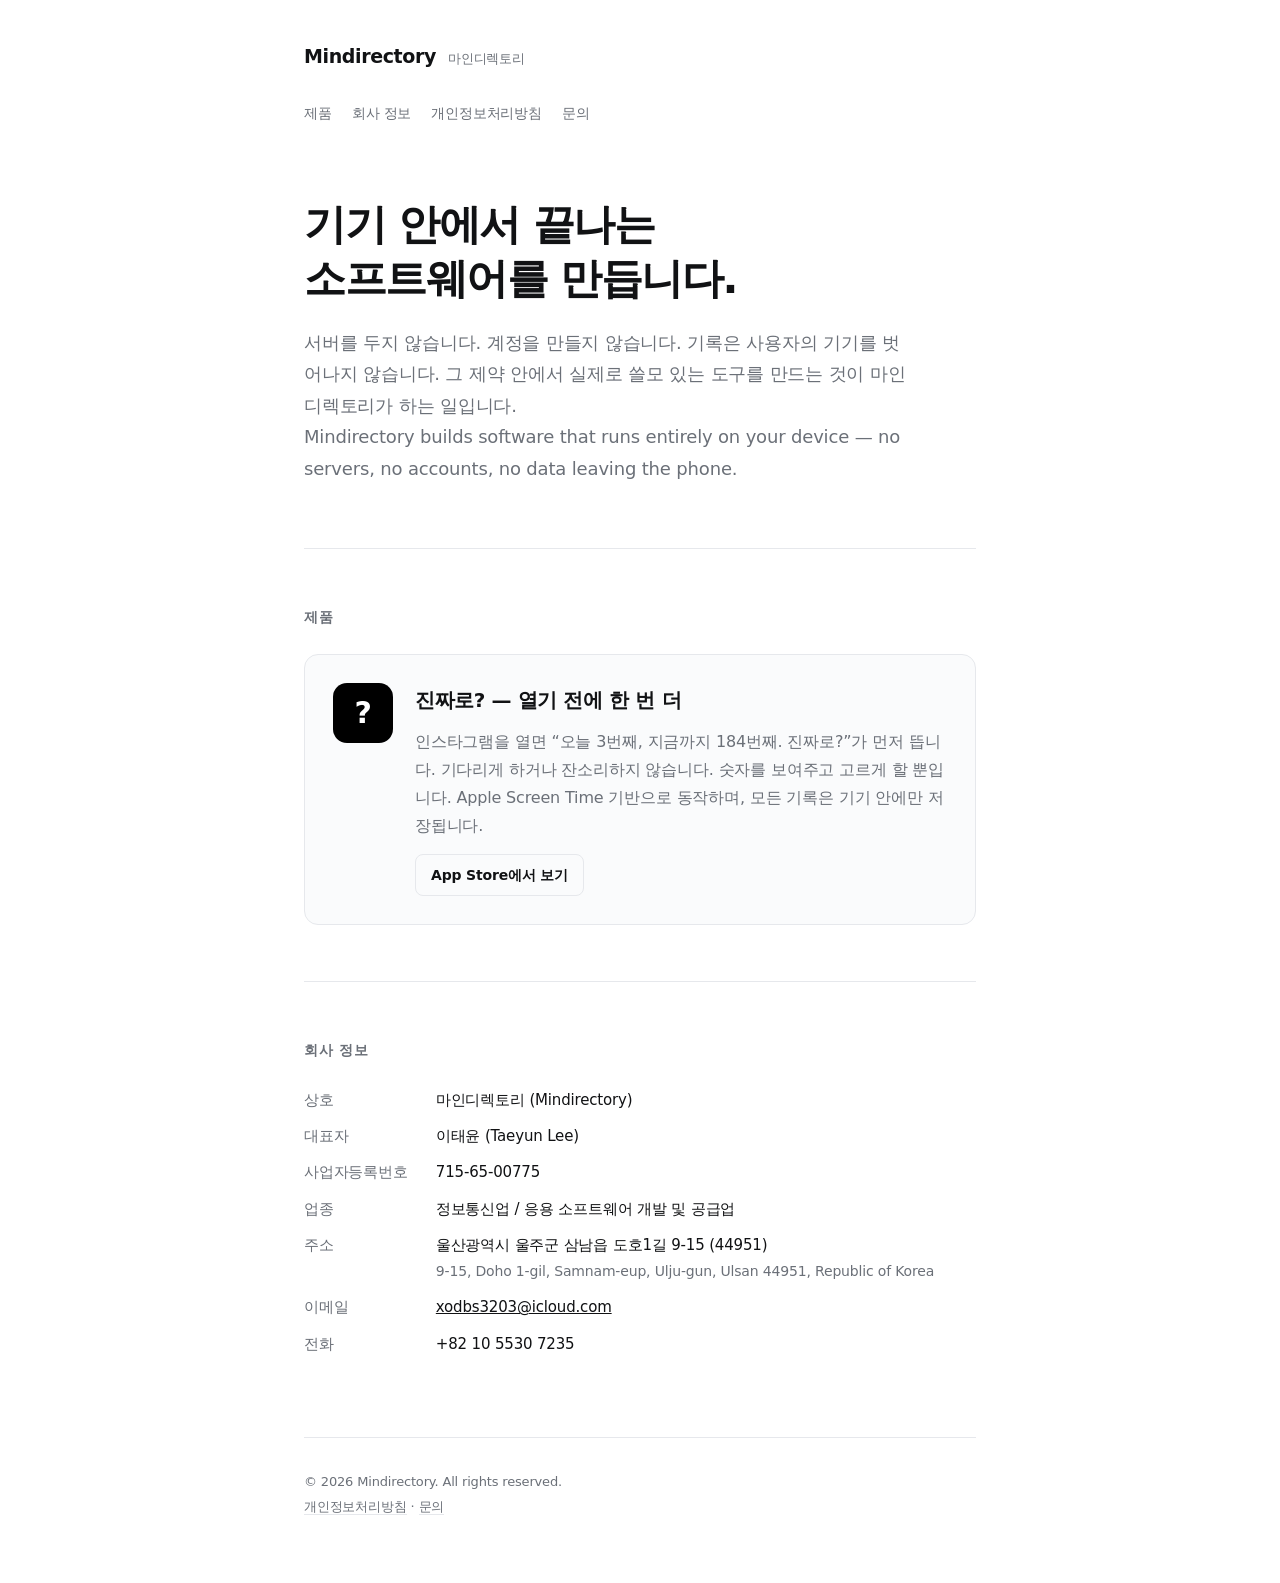
<file: index.html>
<!doctype html>
<html lang="ko">
<head>
<meta charset="utf-8">
<meta name="viewport" content="width=device-width, initial-scale=1">
<title>Mindirectory — 마인디렉토리</title>
<meta name="description" content="마인디렉토리(Mindirectory)는 기기 안에서 끝나는 소프트웨어를 만듭니다. 대표 제품: 진짜로? — 스크린타임 앱차단.">
<link rel="stylesheet" href="style.css">
</head>
<body>
<div class="wrap">

  <header>
    <a class="brand" href="./"><b>Mindirectory</b><span>마인디렉토리</span></a>
    <nav>
      <a href="#products">제품</a>
      <a href="#company">회사 정보</a>
      <a href="privacy.html">개인정보처리방침</a>
      <a href="mailto:xodbs3203@icloud.com">문의</a>
    </nav>
  </header>

  <section class="hero">
    <h1>기기 안에서 끝나는<br>소프트웨어를 만듭니다.</h1>
    <p>서버를 두지 않습니다. 계정을 만들지 않습니다. 기록은 사용자의 기기를 벗어나지 않습니다.
       그 제약 안에서 실제로 쓸모 있는 도구를 만드는 것이 마인디렉토리가 하는 일입니다.</p>
    <p class="en">Mindirectory builds software that runs entirely on your device —
       no servers, no accounts, no data leaving the phone.</p>
  </section>

  <hr>

  <section id="products">
    <h2>제품</h2>
    <div class="card">
      <div class="icon">?</div>
      <div class="body">
        <h3>진짜로? — 열기 전에 한 번 더</h3>
        <p>인스타그램을 열면 “오늘 3번째, 지금까지 184번째. 진짜로?”가 먼저 뜹니다.
           기다리게 하거나 잔소리하지 않습니다. 숫자를 보여주고 고르게 할 뿐입니다.
           Apple Screen Time 기반으로 동작하며, 모든 기록은 기기 안에만 저장됩니다.</p>
        <a class="btn" href="https://apps.apple.com/kr/app/id6792533301">App Store에서 보기</a>
      </div>
    </div>
  </section>

  <hr>

  <section id="company">
    <h2>회사 정보</h2>
    <dl>
      <dt>상호</dt><dd>마인디렉토리 (Mindirectory)</dd>
      <dt>대표자</dt><dd>이태윤 (Taeyun Lee)</dd>
      <dt>사업자등록번호</dt><dd>715-65-00775</dd>
      <dt>업종</dt><dd>정보통신업 / 응용 소프트웨어 개발 및 공급업</dd>
      <dt>주소</dt><dd>울산광역시 울주군 삼남읍 도호1길 9-15 (44951)<br>
        <span class="date">9-15, Doho 1-gil, Samnam-eup, Ulju-gun, Ulsan 44951, Republic of Korea</span></dd>
      <dt>이메일</dt><dd><a href="mailto:xodbs3203@icloud.com">xodbs3203@icloud.com</a></dd>
      <dt>전화</dt><dd>+82 10 5530 7235</dd>
    </dl>
  </section>

  <footer>
    © 2026 Mindirectory. All rights reserved.<br>
    <a href="privacy.html">개인정보처리방침</a> · <a href="mailto:xodbs3203@icloud.com">문의</a>
  </footer>

</div>
</body>
</html>
</file>
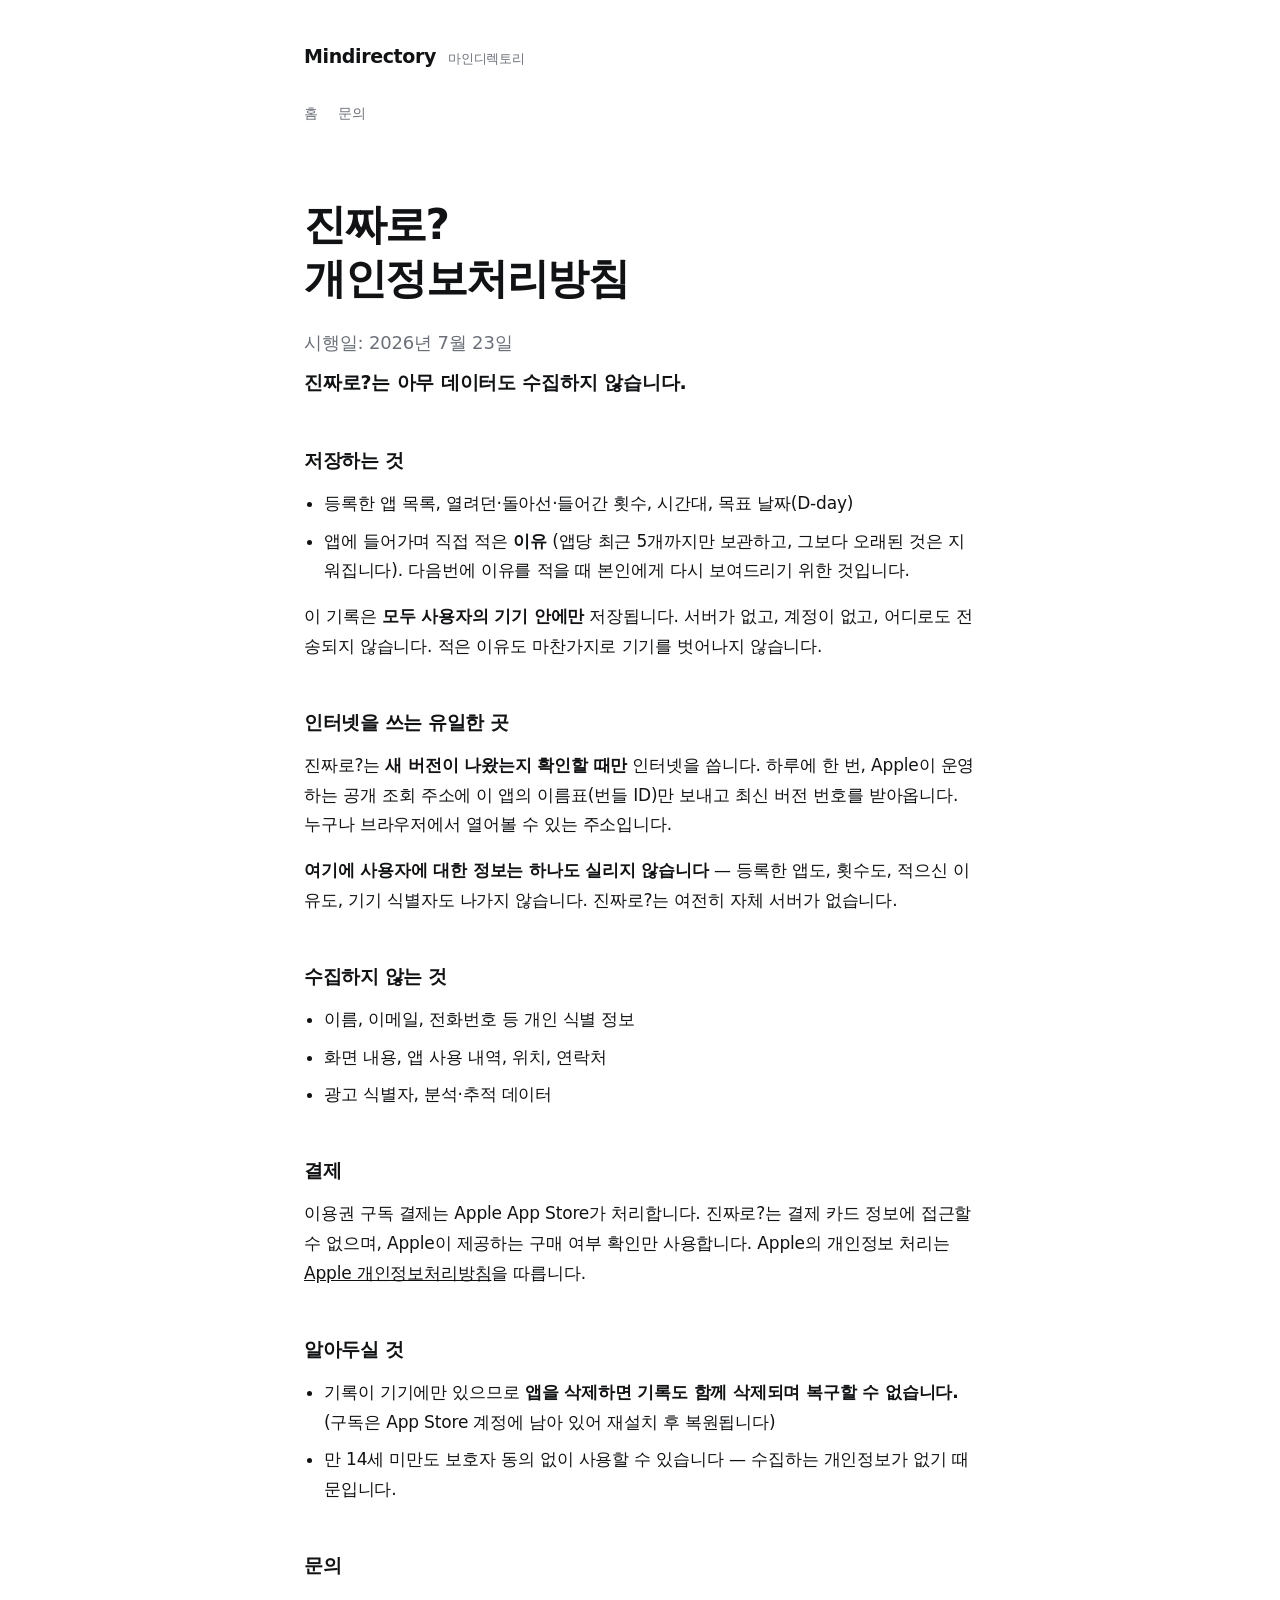
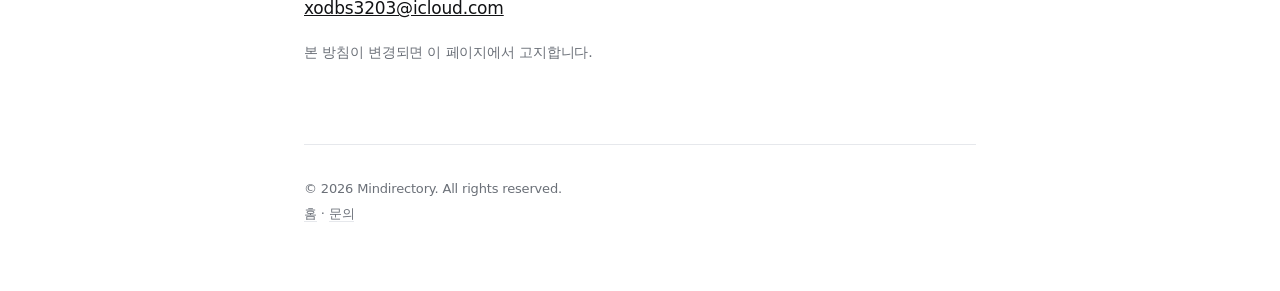
<file: privacy.html>
<!doctype html>
<html lang="ko">
<head>
<meta charset="utf-8">
<meta name="viewport" content="width=device-width, initial-scale=1">
<title>개인정보처리방침 — 진짜로? | Mindirectory</title>
<meta name="description" content="진짜로? 개인정보처리방침. 진짜로?는 아무 데이터도 수집하지 않습니다.">
<link rel="stylesheet" href="style.css">
</head>
<body>
<div class="wrap">

  <header>
    <a class="brand" href="./"><b>Mindirectory</b><span>마인디렉토리</span></a>
    <nav>
      <a href="./">홈</a>
      <a href="#contact">문의</a>
    </nav>
  </header>

  <article>
    <section class="hero">
      <h1>진짜로?<br>개인정보처리방침</h1>
      <p class="date">시행일: 2026년 7월 23일</p>
    </section>

    <p class="lead">진짜로?는 아무 데이터도 수집하지 않습니다.</p>

    <h2>저장하는 것</h2>
    <ul>
      <li>등록한 앱 목록, 열려던·돌아선·들어간 횟수, 시간대, 목표 날짜(D-day)</li>
      <li>앱에 들어가며 직접 적은 <b>이유</b> (앱당 최근 5개까지만 보관하고, 그보다 오래된 것은 지워집니다).
          다음번에 이유를 적을 때 본인에게 다시 보여드리기 위한 것입니다.</li>
    </ul>
    <p>이 기록은 <b>모두 사용자의 기기 안에만</b> 저장됩니다. 서버가 없고, 계정이 없고,
       어디로도 전송되지 않습니다. 적은 이유도 마찬가지로 기기를 벗어나지 않습니다.</p>

    <h2>인터넷을 쓰는 유일한 곳</h2>
    <p>진짜로?는 <b>새 버전이 나왔는지 확인할 때만</b> 인터넷을 씁니다. 하루에 한 번,
       Apple이 운영하는 공개 조회 주소에 이 앱의 이름표(번들 ID)만 보내고 최신 버전 번호를
       받아옵니다. 누구나 브라우저에서 열어볼 수 있는 주소입니다.</p>
    <p><b>여기에 사용자에 대한 정보는 하나도 실리지 않습니다</b> — 등록한 앱도, 횟수도,
       적으신 이유도, 기기 식별자도 나가지 않습니다. 진짜로?는 여전히 자체 서버가 없습니다.</p>

    <h2>수집하지 않는 것</h2>
    <ul>
      <li>이름, 이메일, 전화번호 등 개인 식별 정보</li>
      <li>화면 내용, 앱 사용 내역, 위치, 연락처</li>
      <li>광고 식별자, 분석·추적 데이터</li>
    </ul>

    <h2>결제</h2>
    <p>이용권 구독 결제는 Apple App Store가 처리합니다. 진짜로?는 결제 카드 정보에 접근할 수
       없으며, Apple이 제공하는 구매 여부 확인만 사용합니다. Apple의 개인정보 처리는
       <a href="https://www.apple.com/kr/legal/privacy/">Apple 개인정보처리방침</a>을 따릅니다.</p>

    <h2>알아두실 것</h2>
    <ul>
      <li>기록이 기기에만 있으므로 <b>앱을 삭제하면 기록도 함께 삭제되며 복구할 수 없습니다.</b>
          (구독은 App Store 계정에 남아 있어 재설치 후 복원됩니다)</li>
      <li>만 14세 미만도 보호자 동의 없이 사용할 수 있습니다 — 수집하는 개인정보가 없기 때문입니다.</li>
    </ul>

    <h2 id="contact">문의</h2>
    <p><a href="mailto:xodbs3203@icloud.com">xodbs3203@icloud.com</a></p>
    <p class="date">본 방침이 변경되면 이 페이지에서 고지합니다.</p>
  </article>

  <footer>
    © 2026 Mindirectory. All rights reserved.<br>
    <a href="./">홈</a> · <a href="mailto:xodbs3203@icloud.com">문의</a>
  </footer>

</div>
</body>
</html>
</file>
<file: style.css>
:root{
  --bg:#ffffff; --fg:#111214; --muted:#6b7078; --line:#e6e8ec;
  --accent:#111214; --card:#fafbfc;
}
@media (prefers-color-scheme:dark){
  :root{ --bg:#0d0e10; --fg:#f2f3f5; --muted:#9aa0a8; --line:#232529;
         --accent:#f2f3f5; --card:#141619; }
}
*{box-sizing:border-box}
html{-webkit-text-size-adjust:100%}
body{
  margin:0; background:var(--bg); color:var(--fg);
  font-family:system-ui,-apple-system,"Apple SD Gothic Neo","Pretendard","Malgun Gothic",sans-serif;
  font-size:17px; line-height:1.75; letter-spacing:-.01em;
  -webkit-font-smoothing:antialiased;
}
.wrap{max-width:720px; margin:0 auto; padding:0 24px}
a{color:inherit}
hr{border:0; border-top:1px solid var(--line); margin:56px 0}

header{padding:40px 0 0}
.brand{display:flex; align-items:baseline; gap:12px; text-decoration:none}
.brand b{font-size:19px; font-weight:650; letter-spacing:-.02em}
.brand span{font-size:13px; color:var(--muted)}
nav{margin-top:28px; display:flex; gap:20px; font-size:14px; color:var(--muted)}
nav a{text-decoration:none}
nav a:hover{color:var(--fg)}

.hero{padding:72px 0 8px}
.hero h1{
  font-size:clamp(30px,6vw,42px); line-height:1.3; letter-spacing:-.035em;
  font-weight:680; margin:0 0 20px;
}
.hero p{font-size:18px; color:var(--muted); margin:0; max-width:34em}
.en{font-size:15px; color:var(--muted); margin-top:14px}

h2{font-size:14px; font-weight:650; letter-spacing:.06em; text-transform:uppercase;
   color:var(--muted); margin:0 0 24px}
h3{font-size:20px; font-weight:650; letter-spacing:-.02em; margin:0 0 10px}

.card{
  border:1px solid var(--line); border-radius:14px; background:var(--card);
  padding:28px; display:flex; gap:22px; align-items:flex-start;
}
.card .icon{
  width:60px; height:60px; border-radius:14px; flex:0 0 60px;
  background:#000; color:#fff; display:flex; align-items:center; justify-content:center;
  font-size:30px; font-weight:600;
}
.card p{margin:0 0 14px; color:var(--muted); font-size:16px}
.card .body{min-width:0}
.btn{
  display:inline-block; text-decoration:none; font-size:14px; font-weight:600;
  border:1px solid var(--line); border-radius:8px; padding:8px 15px;
}
.btn:hover{border-color:var(--fg)}

dl{margin:0; display:grid; grid-template-columns:auto 1fr; gap:10px 28px; font-size:15px}
dt{color:var(--muted); white-space:nowrap}
dd{margin:0}

footer{margin:80px 0 64px; padding-top:32px; border-top:1px solid var(--line);
       font-size:13px; color:var(--muted); line-height:1.9}
footer a{text-decoration:none; border-bottom:1px solid var(--line)}

article h2{font-size:19px; font-weight:650; text-transform:none; letter-spacing:-.02em;
           color:var(--fg); margin:44px 0 12px}
article ul{padding-left:20px; margin:0 0 16px}
article li{margin-bottom:8px}
article p{margin:0 0 16px}
.lead{font-size:19px; font-weight:600}
.date{font-size:14px; color:var(--muted)}
@media (max-width:520px){
  .card{flex-direction:column; gap:18px}
  dl{grid-template-columns:1fr; gap:2px 0}
  dt{margin-top:12px}
}
</file>
